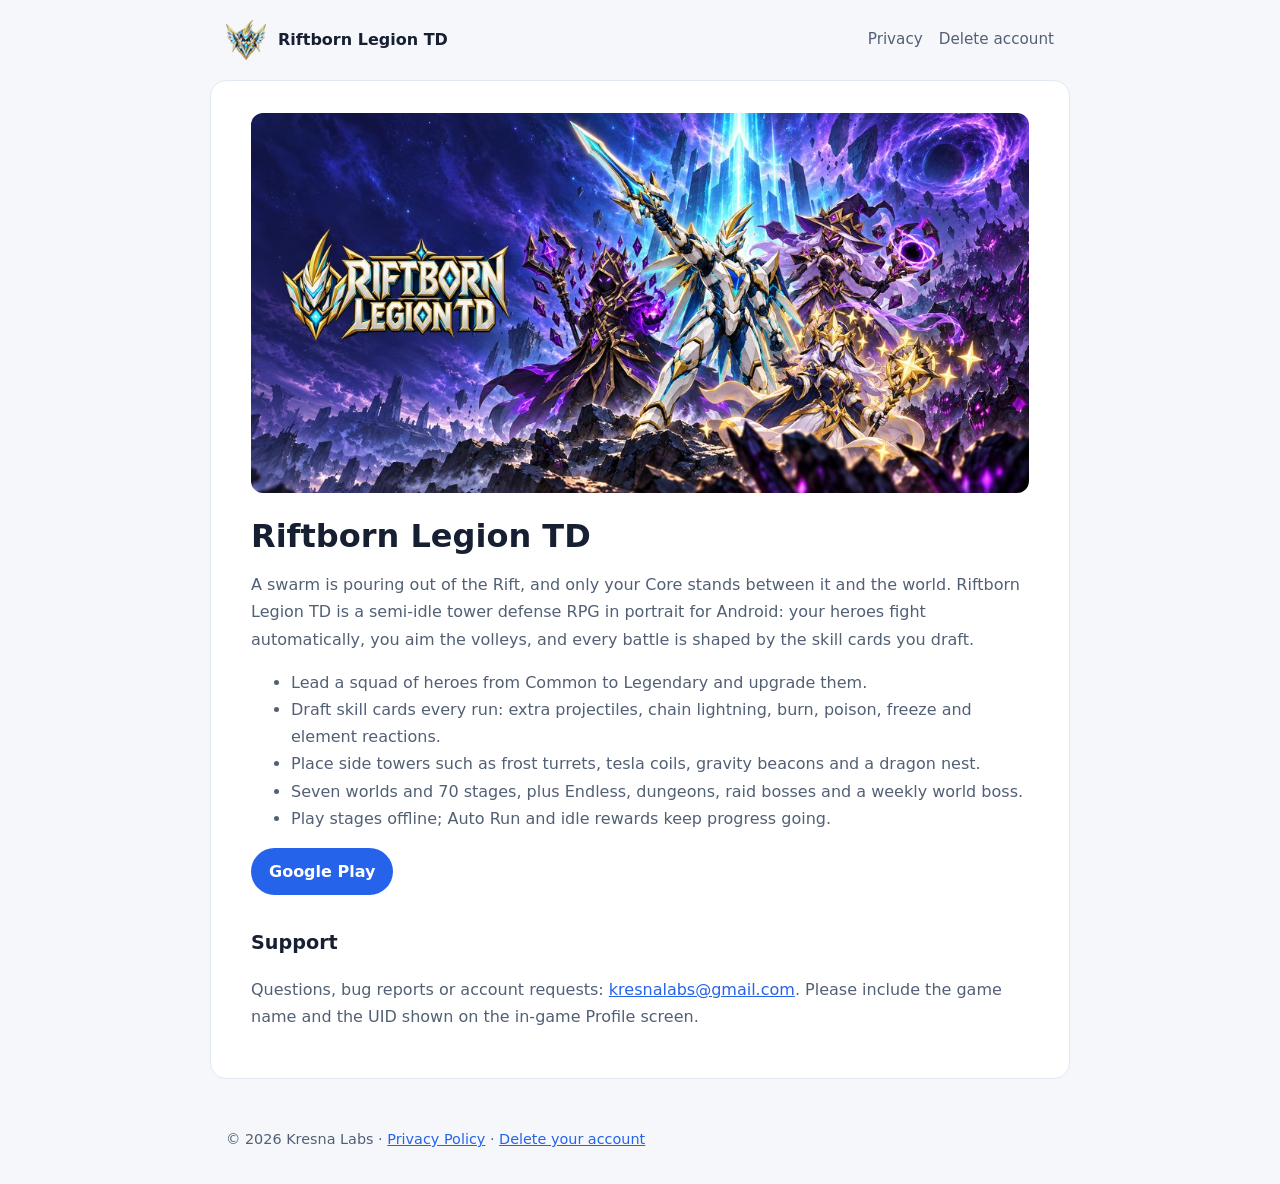
<file: index.html>
<!doctype html>
<html lang="en">
<head>
  <meta charset="utf-8">
  <meta name="viewport" content="width=device-width, initial-scale=1">
  <title>Riftborn Legion TD</title>
  <meta name="description" content="Riftborn Legion TD is a semi-idle tower defense RPG for Android by Kresna Labs: lead your heroes, draft skill cards and protect the Core.">
  <link rel="icon" href="favicon.png">
  <link rel="stylesheet" href="style.css">
</head>
<body>
<header class="top">
  <img src="emblem.png" alt="">
  <a href="./">Riftborn Legion TD</a>
  <nav><a href="privacy.html">Privacy</a><a href="delete-account.html">Delete account</a></nav>
</header>
<main>
  <img class="hero" src="feature.jpg" width="1024" height="500" alt="Riftborn Legion TD heroes defending the Core against a monster swarm">
  <h1>Riftborn Legion TD</h1>
  <p>A swarm is pouring out of the Rift, and only your Core stands between it and the world. Riftborn Legion TD is a semi-idle tower defense RPG in portrait for Android: your heroes fight automatically, you aim the volleys, and every battle is shaped by the skill cards you draft.</p>
  <ul>
    <li>Lead a squad of heroes from Common to Legendary and upgrade them.</li>
    <li>Draft skill cards every run: extra projectiles, chain lightning, burn, poison, freeze and element reactions.</li>
    <li>Place side towers such as frost turrets, tesla coils, gravity beacons and a dragon nest.</li>
    <li>Seven worlds and 70 stages, plus Endless, dungeons, raid bosses and a weekly world boss.</li>
    <li>Play stages offline; Auto Run and idle rewards keep progress going.</li>
  </ul>
  <p><a class="btn" href="https://play.google.com/store/apps/details?id=com.kresnalabs.riftbornlegiontd">Google Play</a></p>

  <h2>Support</h2>
  <p>Questions, bug reports or account requests: <a href="mailto:kresnalabs@gmail.com">kresnalabs@gmail.com</a>. Please include the game name and the UID shown on the in-game Profile screen.</p>
</main>
<footer>© 2026 Kresna Labs · <a href="privacy.html">Privacy Policy</a> · <a href="delete-account.html">Delete your account</a></footer>
</body>
</html>
</file>
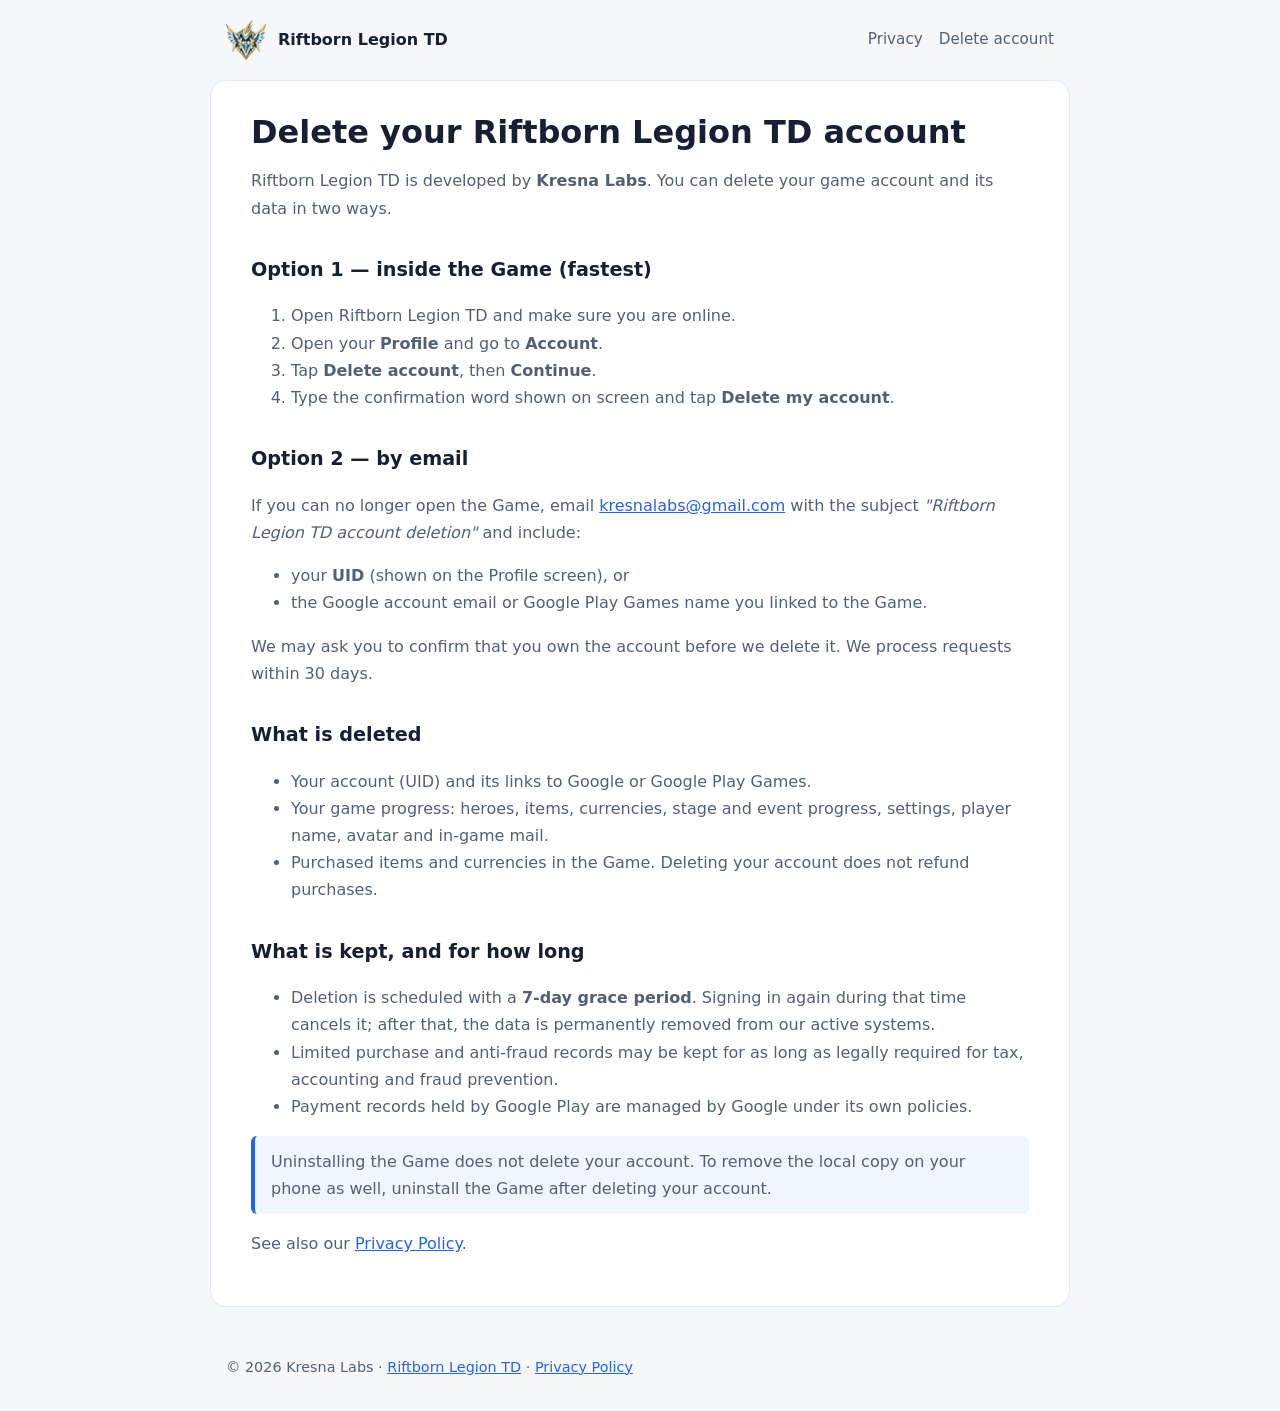
<file: delete-account.html>
<!doctype html>
<html lang="en">
<head>
  <meta charset="utf-8">
  <meta name="viewport" content="width=device-width, initial-scale=1">
  <title>Delete Your Account | Riftborn Legion TD</title>
  <link rel="icon" href="favicon.png">
  <link rel="stylesheet" href="style.css">
</head>
<body>
<header class="top">
  <img src="emblem.png" alt="">
  <a href="./">Riftborn Legion TD</a>
  <nav><a href="privacy.html">Privacy</a><a href="delete-account.html">Delete account</a></nav>
</header>
<main>
<h1>Delete your Riftborn Legion TD account</h1>
<p>Riftborn Legion TD is developed by <strong>Kresna Labs</strong>. You can delete your game account and its data in two ways.</p>

<h2>Option 1 — inside the Game (fastest)</h2>
<ol>
<li>Open Riftborn Legion TD and make sure you are online.</li>
<li>Open your <strong>Profile</strong> and go to <strong>Account</strong>.</li>
<li>Tap <strong>Delete account</strong>, then <strong>Continue</strong>.</li>
<li>Type the confirmation word shown on screen and tap <strong>Delete my account</strong>.</li>
</ol>

<h2>Option 2 — by email</h2>
<p>If you can no longer open the Game, email <a href="mailto:kresnalabs@gmail.com?subject=Riftborn%20Legion%20TD%20account%20deletion">kresnalabs@gmail.com</a> with the subject <em>"Riftborn Legion TD account deletion"</em> and include:</p>
<ul>
<li>your <strong>UID</strong> (shown on the Profile screen), or</li>
<li>the Google account email or Google Play Games name you linked to the Game.</li>
</ul>
<p>We may ask you to confirm that you own the account before we delete it. We process requests within 30 days.</p>

<h2>What is deleted</h2>
<ul>
<li>Your account (UID) and its links to Google or Google Play Games.</li>
<li>Your game progress: heroes, items, currencies, stage and event progress, settings, player name, avatar and in-game mail.</li>
<li>Purchased items and currencies in the Game. Deleting your account does not refund purchases.</li>
</ul>

<h2>What is kept, and for how long</h2>
<ul>
<li>Deletion is scheduled with a <strong>7-day grace period</strong>. Signing in again during that time cancels it; after that, the data is permanently removed from our active systems.</li>
<li>Limited purchase and anti-fraud records may be kept for as long as legally required for tax, accounting and fraud prevention.</li>
<li>Payment records held by Google Play are managed by Google under its own policies.</li>
</ul>
<p class="notice">Uninstalling the Game does not delete your account. To remove the local copy on your phone as well, uninstall the Game after deleting your account.</p>
<p>See also our <a href="privacy.html">Privacy Policy</a>.</p>
</main>
<footer>© 2026 Kresna Labs · <a href="./">Riftborn Legion TD</a> · <a href="privacy.html">Privacy Policy</a></footer>
</body>
</html>
</file>
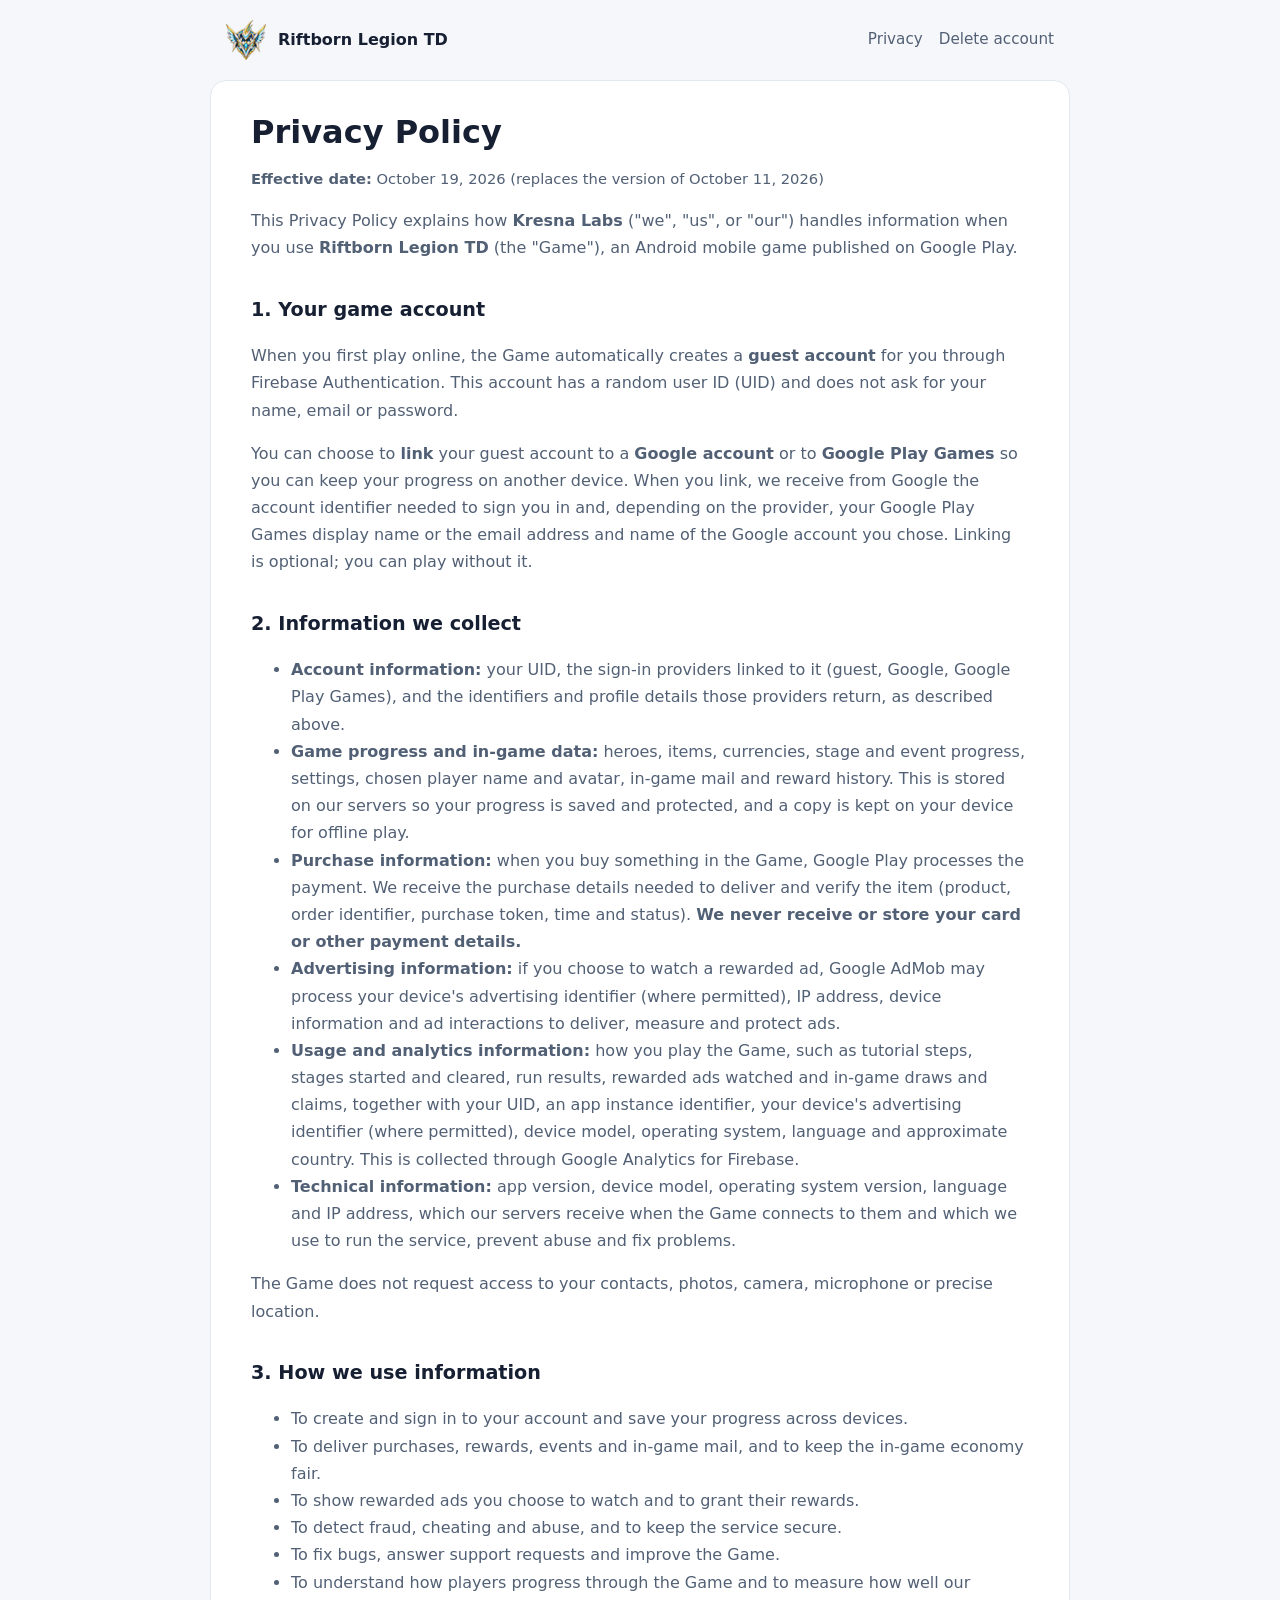
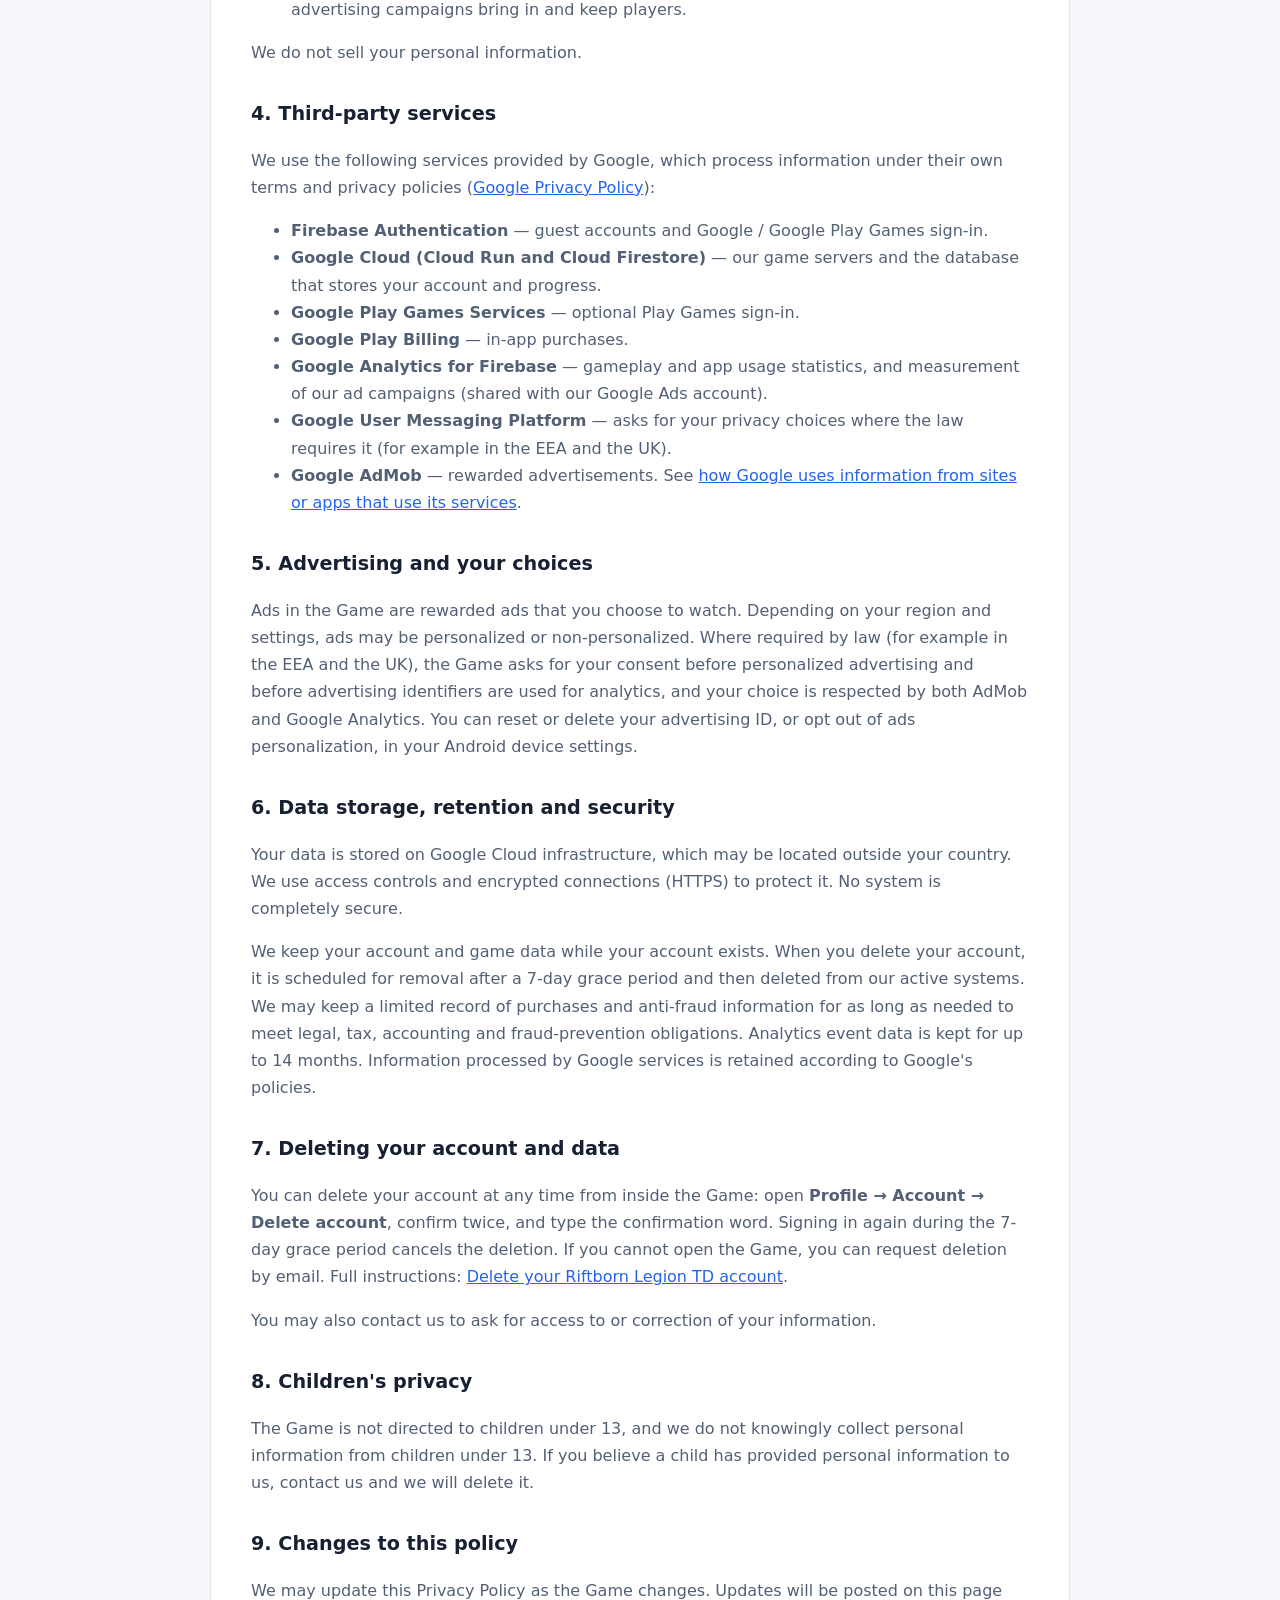
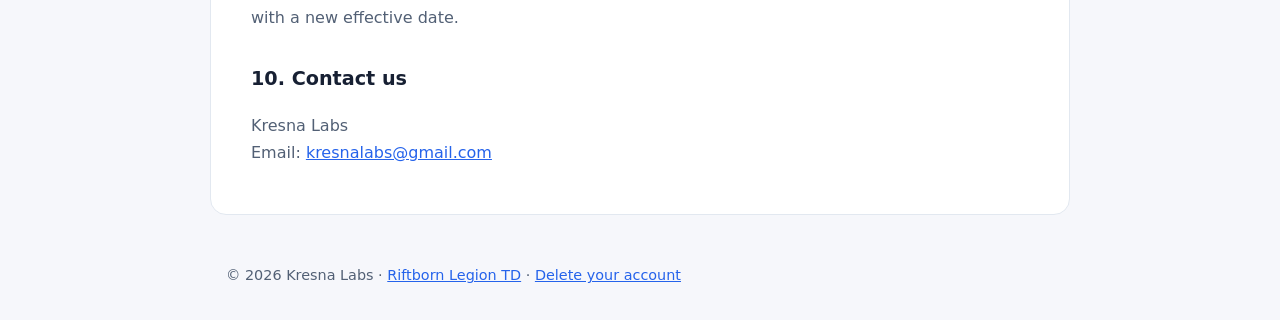
<file: privacy.html>
<!doctype html>
<html lang="en">
<head>
  <meta charset="utf-8">
  <meta name="viewport" content="width=device-width, initial-scale=1">
  <meta name="robots" content="index, follow">
  <title>Privacy Policy | Riftborn Legion TD</title>
  <link rel="icon" href="favicon.png">
  <link rel="stylesheet" href="style.css">
</head>
<body>
<header class="top">
  <img src="emblem.png" alt="">
  <a href="./">Riftborn Legion TD</a>
  <nav><a href="privacy.html">Privacy</a><a href="delete-account.html">Delete account</a></nav>
</header>
<main>
<h1>Privacy Policy</h1>
<p class="date"><strong>Effective date:</strong> October 19, 2026 (replaces the version of October 11, 2026)</p>
<p>This Privacy Policy explains how <strong>Kresna Labs</strong> ("we", "us", or "our") handles information when you use <strong>Riftborn Legion TD</strong> (the "Game"), an Android mobile game published on Google Play.</p>

<h2>1. Your game account</h2>
<p>When you first play online, the Game automatically creates a <strong>guest account</strong> for you through Firebase Authentication. This account has a random user ID (UID) and does not ask for your name, email or password.</p>
<p>You can choose to <strong>link</strong> your guest account to a <strong>Google account</strong> or to <strong>Google Play Games</strong> so you can keep your progress on another device. When you link, we receive from Google the account identifier needed to sign you in and, depending on the provider, your Google Play Games display name or the email address and name of the Google account you chose. Linking is optional; you can play without it.</p>

<h2>2. Information we collect</h2>
<ul>
<li><strong>Account information:</strong> your UID, the sign-in providers linked to it (guest, Google, Google Play Games), and the identifiers and profile details those providers return, as described above.</li>
<li><strong>Game progress and in-game data:</strong> heroes, items, currencies, stage and event progress, settings, chosen player name and avatar, in-game mail and reward history. This is stored on our servers so your progress is saved and protected, and a copy is kept on your device for offline play.</li>
<li><strong>Purchase information:</strong> when you buy something in the Game, Google Play processes the payment. We receive the purchase details needed to deliver and verify the item (product, order identifier, purchase token, time and status). <strong>We never receive or store your card or other payment details.</strong></li>
<li><strong>Advertising information:</strong> if you choose to watch a rewarded ad, Google AdMob may process your device's advertising identifier (where permitted), IP address, device information and ad interactions to deliver, measure and protect ads.</li>
<li><strong>Usage and analytics information:</strong> how you play the Game, such as tutorial steps, stages started and cleared, run results, rewarded ads watched and in-game draws and claims, together with your UID, an app instance identifier, your device's advertising identifier (where permitted), device model, operating system, language and approximate country. This is collected through Google Analytics for Firebase.</li>
<li><strong>Technical information:</strong> app version, device model, operating system version, language and IP address, which our servers receive when the Game connects to them and which we use to run the service, prevent abuse and fix problems.</li>
</ul>
<p>The Game does not request access to your contacts, photos, camera, microphone or precise location.</p>

<h2>3. How we use information</h2>
<ul>
<li>To create and sign in to your account and save your progress across devices.</li>
<li>To deliver purchases, rewards, events and in-game mail, and to keep the in-game economy fair.</li>
<li>To show rewarded ads you choose to watch and to grant their rewards.</li>
<li>To detect fraud, cheating and abuse, and to keep the service secure.</li>
<li>To fix bugs, answer support requests and improve the Game.</li>
<li>To understand how players progress through the Game and to measure how well our advertising campaigns bring in and keep players.</li>
</ul>
<p>We do not sell your personal information.</p>

<h2>4. Third-party services</h2>
<p>We use the following services provided by Google, which process information under their own terms and privacy policies (<a href="https://policies.google.com/privacy">Google Privacy Policy</a>):</p>
<ul>
<li><strong>Firebase Authentication</strong> — guest accounts and Google / Google Play Games sign-in.</li>
<li><strong>Google Cloud (Cloud Run and Cloud Firestore)</strong> — our game servers and the database that stores your account and progress.</li>
<li><strong>Google Play Games Services</strong> — optional Play Games sign-in.</li>
<li><strong>Google Play Billing</strong> — in-app purchases.</li>
<li><strong>Google Analytics for Firebase</strong> — gameplay and app usage statistics, and measurement of our ad campaigns (shared with our Google Ads account).</li>
<li><strong>Google User Messaging Platform</strong> — asks for your privacy choices where the law requires it (for example in the EEA and the UK).</li>
<li><strong>Google AdMob</strong> — rewarded advertisements. See <a href="https://policies.google.com/technologies/partner-sites">how Google uses information from sites or apps that use its services</a>.</li>
</ul>

<h2>5. Advertising and your choices</h2>
<p>Ads in the Game are rewarded ads that you choose to watch. Depending on your region and settings, ads may be personalized or non-personalized. Where required by law (for example in the EEA and the UK), the Game asks for your consent before personalized advertising and before advertising identifiers are used for analytics, and your choice is respected by both AdMob and Google Analytics. You can reset or delete your advertising ID, or opt out of ads personalization, in your Android device settings.</p>

<h2>6. Data storage, retention and security</h2>
<p>Your data is stored on Google Cloud infrastructure, which may be located outside your country. We use access controls and encrypted connections (HTTPS) to protect it. No system is completely secure.</p>
<p>We keep your account and game data while your account exists. When you delete your account, it is scheduled for removal after a 7-day grace period and then deleted from our active systems. We may keep a limited record of purchases and anti-fraud information for as long as needed to meet legal, tax, accounting and fraud-prevention obligations. Analytics event data is kept for up to 14 months. Information processed by Google services is retained according to Google's policies.</p>

<h2>7. Deleting your account and data</h2>
<p>You can delete your account at any time from inside the Game: open <strong>Profile → Account → Delete account</strong>, confirm twice, and type the confirmation word. Signing in again during the 7-day grace period cancels the deletion. If you cannot open the Game, you can request deletion by email. Full instructions: <a href="delete-account.html">Delete your Riftborn Legion TD account</a>.</p>
<p>You may also contact us to ask for access to or correction of your information.</p>

<h2>8. Children's privacy</h2>
<p>The Game is not directed to children under 13, and we do not knowingly collect personal information from children under 13. If you believe a child has provided personal information to us, contact us and we will delete it.</p>

<h2>9. Changes to this policy</h2>
<p>We may update this Privacy Policy as the Game changes. Updates will be posted on this page with a new effective date.</p>

<h2>10. Contact us</h2>
<p>Kresna Labs<br>Email: <a href="mailto:kresnalabs@gmail.com">kresnalabs@gmail.com</a></p>
</main>
<footer>© 2026 Kresna Labs · <a href="./">Riftborn Legion TD</a> · <a href="delete-account.html">Delete your account</a></footer>
</body>
</html>
</file>
<file: style.css>
:root{color-scheme:light dark;--bg:#f6f7fb;--card:#ffffff;--ink:#172033;--muted:#526075;--accent:#2563eb;--line:#e2e8f0;--notice:#eff6ff}
@media (prefers-color-scheme:dark){:root{--bg:#0d1020;--card:#151a2e;--ink:#e8ecf6;--muted:#a9b3c8;--accent:#7cb4ff;--line:#262d47;--notice:#18233f}}
*{box-sizing:border-box}
body{margin:0;background:var(--bg);color:var(--ink);font:16px/1.7 system-ui,-apple-system,"Segoe UI",Roboto,sans-serif}
header.top{max-width:860px;margin:0 auto;padding:20px 16px;display:flex;align-items:center;gap:12px}
header.top img{width:40px;height:40px}
header.top a{color:var(--ink);text-decoration:none;font-weight:700}
nav{margin-left:auto;display:flex;gap:16px;font-size:.95rem}
nav a{font-weight:500 !important;color:var(--muted) !important}
main{max-width:860px;margin:0 auto 48px;padding:32px 40px;background:var(--card);border:1px solid var(--line);border-radius:16px}
h1{font-size:2rem;line-height:1.2;margin:0 0 8px}
h2{font-size:1.2rem;margin-top:32px}
p,li{color:var(--muted)}
a{color:var(--accent)}
.hero{width:100%;height:auto;border-radius:12px;display:block;margin:0 0 24px}
.date{font-size:.92rem}
.notice{background:var(--notice);border-left:4px solid var(--accent);padding:12px 16px;border-radius:6px}
.btn{display:inline-block;padding:10px 18px;border-radius:999px;background:var(--accent);color:#fff;text-decoration:none;font-weight:600}
footer{max-width:860px;margin:0 auto 32px;padding:0 16px;color:var(--muted);font-size:.9rem}
@media(max-width:700px){main{margin:0 0 32px;padding:24px 16px;border-radius:0;border-left:0;border-right:0}nav{gap:10px;font-size:.85rem}}
</file>
